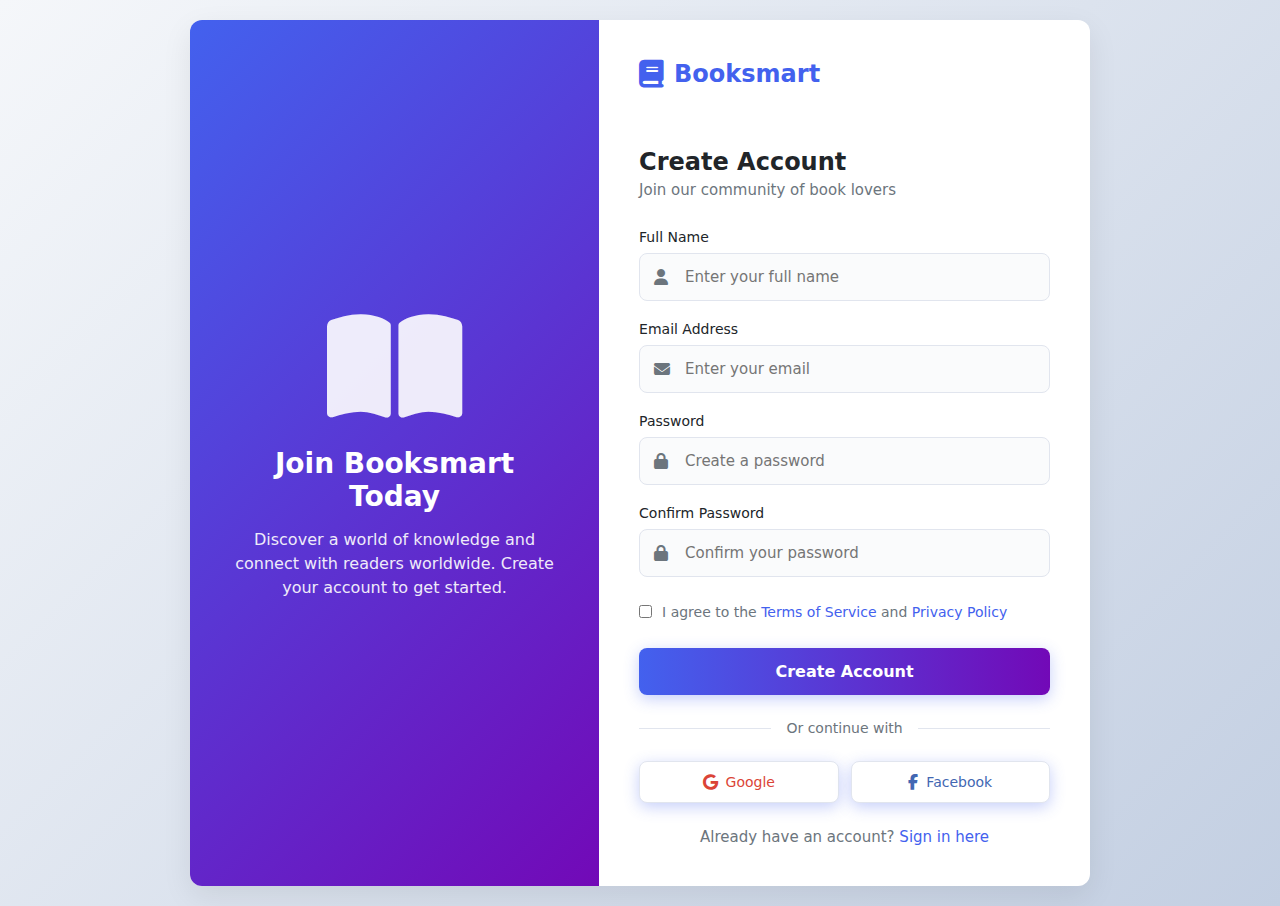
<file: New folder/login.html>
<!DOCTYPE html>
<html lang="en">
<head>
  <meta charset="UTF-8">
  <meta name="viewport" content="width=device-width, initial-scale=1.0">
  <title>Booksmart - Create Account</title>
  <link rel="stylesheet" href="https://cdnjs.cloudflare.com/ajax/libs/font-awesome/6.4.0/css/all.min.css">
  <style>
    :root {
      --primary: #4361ee;
      --primary-dark: #3a56d4;
      --secondary: #7209b7;
      --light: #f8f9fa;
      --dark: #212529;
      --gray: #6c757d;
      --success: #4cc9f0;
      --border-radius: 12px;
      --box-shadow: 0 10px 30px rgba(0, 0, 0, 0.08);
      --transition: all 0.3s ease;
    }

    * {
      margin: 0;
      padding: 0;
      box-sizing: border-box;
      font-family: 'Segoe UI', system-ui, -apple-system, sans-serif;
    }

    body {
      background: linear-gradient(135deg, #f5f7fa 0%, #c3cfe2 100%);
      display: flex;
      align-items: center;
      justify-content: center;
      min-height: 100vh;
      padding: 20px;
    }

    .container {
      display: grid;
      grid-template-columns: 1fr 1.2fr;
      max-width: 900px;
      width: 100%;
      background: white;
      border-radius: var(--border-radius);
      box-shadow: var(--box-shadow);
      overflow: hidden;
      animation: fadeIn 0.8s ease;
    }

    @keyframes fadeIn {
      from { opacity: 0; transform: translateY(20px); }
      to { opacity: 1; transform: translateY(0); }
    }

    .illustration {
      background: linear-gradient(135deg, var(--primary) 0%, var(--secondary) 100%);
      display: flex;
      flex-direction: column;
      align-items: center;
      justify-content: center;
      padding: 40px;
      color: white;
      text-align: center;
    }

    .illustration i {
      font-size: 120px;
      margin-bottom: 20px;
      opacity: 0.9;
    }

    .illustration h1 {
      font-size: 28px;
      margin-bottom: 15px;
      font-weight: 600;
    }

    .illustration p {
      font-size: 16px;
      opacity: 0.9;
      line-height: 1.5;
    }

    .form-container {
      padding: 40px;
    }

    .logo {
      display: flex;
      align-items: center;
      margin-bottom: 30px;
      color: var(--primary);
      font-weight: 700;
      font-size: 24px;
    }

    .logo i {
      margin-right: 10px;
      font-size: 28px;
    }

    h2 {
      color: var(--dark);
      margin-bottom: 5px;
      font-weight: 600;
    }

    .subtitle {
      color: var(--gray);
      margin-bottom: 30px;
      font-size: 15px;
    }

    .form-group {
      margin-bottom: 20px;
      position: relative;
    }

    .form-group label {
      display: block;
      margin-bottom: 8px;
      font-weight: 500;
      color: var(--dark);
      font-size: 14px;
    }

    .input-with-icon {
      position: relative;
    }

    .input-with-icon i {
      position: absolute;
      left: 15px;
      top: 50%;
      transform: translateY(-50%);
      color: var(--gray);
      font-size: 16px;
    }

    input {
      width: 100%;
      padding: 14px 14px 14px 45px;
      border: 1.5px solid #e1e5ee;
      border-radius: 8px;
      font-size: 15px;
      transition: var(--transition);
      background-color: #fafbfc;
    }

    input:focus {
      outline: none;
      border-color: var(--primary);
      box-shadow: 0 0 0 3px rgba(67, 97, 238, 0.15);
      background-color: white;
    }

    .password-toggle {
      position: absolute;
      right: 15px;
      top: 50%;
      transform: translateY(-50%);
      background: none;
      border: none;
      color: var(--gray);
      cursor: pointer;
      font-size: 16px;
    }

    .terms {
      display: flex;
      align-items: flex-start;
      margin: 25px 0;
      font-size: 14px;
    }

    .terms input {
      width: auto;
      margin-right: 10px;
      margin-top: 3px;
    }

    .terms label {
      color: var(--gray);
      line-height: 1.5;
    }

    .terms a {
      color: var(--primary);
      text-decoration: none;
    }

    button {
      width: 100%;
      padding: 14px;
      background: linear-gradient(to right, var(--primary), var(--secondary));
      color: white;
      border: none;
      border-radius: 8px;
      font-size: 16px;
      font-weight: 600;
      cursor: pointer;
      transition: var(--transition);
      box-shadow: 0 4px 15px rgba(67, 97, 238, 0.3);
    }

    button:hover {
      transform: translateY(-2px);
      box-shadow: 0 6px 20px rgba(67, 97, 238, 0.4);
    }

    .divider {
      display: flex;
      align-items: center;
      margin: 25px 0;
      color: var(--gray);
      font-size: 14px;
    }

    .divider::before,
    .divider::after {
      content: "";
      flex: 1;
      height: 1px;
      background: #e1e5ee;
    }

    .divider span {
      padding: 0 15px;
    }

    .social-login {
      display: grid;
      grid-template-columns: 1fr 1fr;
      gap: 12px;
      margin-bottom: 25px;
    }

    .social-btn {
      display: flex;
      align-items: center;
      justify-content: center;
      padding: 12px;
      border: 1.5px solid #e1e5ee;
      border-radius: 8px;
      background: white;
      font-size: 14px;
      font-weight: 500;
      cursor: pointer;
      transition: var(--transition);
    }

    .social-btn i {
      margin-right: 8px;
      font-size: 16px;
    }

    .social-btn.google {
      color: #db4437;
    }

    .social-btn.facebook {
      color: #4267B2;
    }

    .social-btn:hover {
      background: #f8f9fa;
      transform: translateY(-1px);
    }

    .link {
      text-align: center;
      margin-top: 25px;
      font-size: 15px;
      color: var(--gray);
    }

    a {
      color: var(--primary);
      text-decoration: none;
      font-weight: 500;
    }

    a:hover {
      text-decoration: underline;
    }

    @media (max-width: 768px) {
      .container {
        grid-template-columns: 1fr;
      }
      
      .illustration {
        display: none;
      }
      
      .form-container {
        padding: 30px 25px;
      }
    }
  </style>
</head>
<body>
  <div class="container">
    <div class="illustration">
      <i class="fas fa-book-open"></i>
      <h1>Join Booksmart Today</h1>
      <p>Discover a world of knowledge and connect with readers worldwide. Create your account to get started.</p>
    </div>
    
    <div class="form-container">
      <div class="logo">
    <a href="file:///C:/Users/User/Downloads/home%20(1).html" class="logo">
      <i class="fas fa-book"></i>
      Booksmart
    </a>
      </div>
      
      <h2>Create Account</h2>
      <p class="subtitle">Join our community of book lovers</p>
      
      <form action="register.php" method="POST">
        <div class="form-group">
          <label for="name">Full Name</label>
          <div class="input-with-icon">
            <i class="fas fa-user"></i>
            <input type="text" id="name" name="name" placeholder="Enter your full name" required>
          </div>
        </div>
        
        <div class="form-group">
          <label for="email">Email Address</label>
          <div class="input-with-icon">
            <i class="fas fa-envelope"></i>
            <input type="email" id="email" name="email" placeholder="Enter your email" required>
          </div>
        </div>
        
        <div class="form-group">
          <label for="password">Password</label>
          <div class="input-with-icon">
            <i class="fas fa-lock"></i>
            <input type="password" id="password" name="password" placeholder="Create a password" required>
                     </div>
        </div>
        
        <div class="form-group">
          <label for="confirm_password">Confirm Password</label>
          <div class="input-with-icon">
            <i class="fas fa-lock"></i>
            <input type="password" id="confirm_password" name="confirm_password" placeholder="Confirm your password" required>
          </div>
        </div>
        
        <div class="terms">
          <input type="checkbox" id="terms" name="terms" required>
          <label for="terms">I agree to the <a href="#">Terms of Service</a> and <a href="#">Privacy Policy</a></label>
        </div>
        
        <button type="submit">Create Account</button>
      </form>
      
      <div class="divider">
        <span>Or continue with</span>
      </div>
      
      <div class="social-login">
        <button type="button" class="social-btn google">
          <i class="fab fa-google"></i> Google
        </button>
        <button type="button" class="social-btn facebook">
          <i class="fab fa-facebook-f"></i> Facebook
        </button>
      </div>
      
      <div class="link">
        Already have an account? <a href="login.html">Sign in here</a>
      </div>
    </div>
  </div>

  <script>
    // Toggle password visibility
    const togglePassword = document.getElementById('togglePassword');
    const password = document.getElementById('password');
    
    togglePassword.addEventListener('click', function() {
      const type = password.getAttribute('type') === 'password' ? 'text' : 'password';
      password.setAttribute('type', type);
      this.innerHTML = type === 'password' ? '<i class="fas fa-eye"></i>' : '<i class="fas fa-eye-slash"></i>';
    });
    
    // Form validation
    const form = document.querySelector('form');
    const confirmPassword = document.getElementById('confirm_password');
    
    form.addEventListener('submit', function(e) {
      if (password.value !== confirmPassword.value) {
        e.preventDefault();
        alert('Passwords do not match!');
        confirmPassword.focus();
      }
    });
  </script>
</body>
</html>
</file>
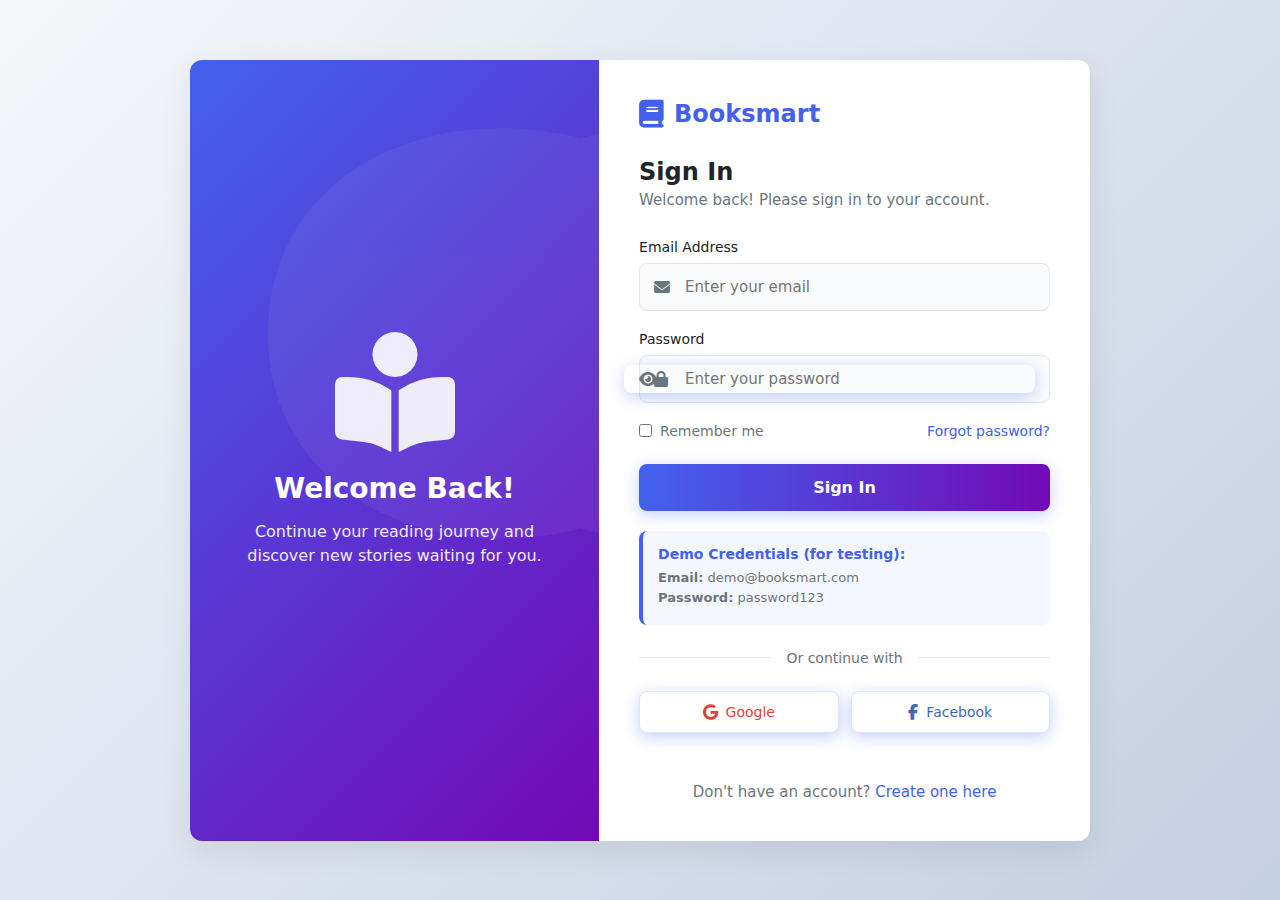
<file: New folder/Booksmart/login.html>
<!DOCTYPE html>
<html lang="en">
<head>
  <meta charset="UTF-8">
  <meta name="viewport" content="width=device-width, initial-scale=1.0">
  <title>Booksmart - Login</title>
  <link rel="stylesheet" href="https://cdnjs.cloudflare.com/ajax/libs/font-awesome/6.4.0/css/all.min.css">
  <style>
    :root {
      --primary: #4361ee;
      --primary-dark: #3a56d4;
      --secondary: #7209b7;
      --light: #f8f9fa;
      --dark: #212529;
      --gray: #6c757d;
      --success: #4cc9f0;
      --border-radius: 12px;
      --box-shadow: 0 10px 30px rgba(0, 0, 0, 0.08);
      --transition: all 0.3s ease;
    }

    * {
      margin: 0;
      padding: 0;
      box-sizing: border-box;
      font-family: 'Segoe UI', system-ui, -apple-system, sans-serif;
    }

    body {
      background: linear-gradient(135deg, #f5f7fa 0%, #c3cfe2 100%);
      display: flex;
      align-items: center;
      justify-content: center;
      min-height: 100vh;
      padding: 20px;
    }

    .container {
      display: grid;
      grid-template-columns: 1fr 1.2fr;
      max-width: 900px;
      width: 100%;
      background: white;
      border-radius: var(--border-radius);
      box-shadow: var(--box-shadow);
      overflow: hidden;
      animation: fadeIn 0.8s ease;
    }

    @keyframes fadeIn {
      from { opacity: 0; transform: translateY(20px); }
      to { opacity: 1; transform: translateY(0); }
    }

    .illustration {
      background: linear-gradient(135deg, var(--primary) 0%, var(--secondary) 100%);
      display: flex;
      flex-direction: column;
      align-items: center;
      justify-content: center;
      padding: 40px;
      color: white;
      text-align: center;
      position: relative;
      overflow: hidden;
    }

    .illustration::before {
      content: '';
      position: absolute;
      top: 0;
      left: 0;
      width: 100%;
      height: 100%;
      background: url('data:image/svg+xml,<svg xmlns="http://www.w3.org/2000/svg" viewBox="0 0 1000 1000" opacity="0.05"><path fill="white" d="M500,100 C700,50 900,150 900,350 C900,550 700,650 500,600 C300,650 100,550 100,350 C100,150 300,50 500,100 Z"/></svg>');
      background-size: cover;
    }

    .illustration-content {
      position: relative;
      z-index: 1;
    }

    .illustration i {
      font-size: 120px;
      margin-bottom: 20px;
      opacity: 0.9;
      animation: float 6s ease-in-out infinite;
    }

    @keyframes float {
      0% { transform: translateY(0px); }
      50% { transform: translateY(-15px); }
      100% { transform: translateY(0px); }
    }

    .illustration h1 {
      font-size: 28px;
      margin-bottom: 15px;
      font-weight: 600;
    }

    .illustration p {
      font-size: 16px;
      opacity: 0.9;
      line-height: 1.5;
      max-width: 300px;
    }

    .form-container {
      padding: 40px;
      display: flex;
      flex-direction: column;
      justify-content: center;
    }

    .logo {
      display: flex;
      align-items: center;
      margin-bottom: 30px;
      color: var(--primary);
      font-weight: 700;
      font-size: 24px;
    }

    .logo i {
      margin-right: 10px;
      font-size: 28px;
    }

    h2 {
      color: var(--dark);
      margin-bottom: 5px;
      font-weight: 600;
    }

    .subtitle {
      color: var(--gray);
      margin-bottom: 30px;
      font-size: 15px;
    }

    .form-group {
      margin-bottom: 20px;
      position: relative;
    }

    .form-group label {
      display: block;
      margin-bottom: 8px;
      font-weight: 500;
      color: var(--dark);
      font-size: 14px;
    }

    .input-with-icon {
      position: relative;
    }

    .input-with-icon i {
      position: absolute;
      left: 15px;
      top: 50%;
      transform: translateY(-50%);
      color: var(--gray);
      font-size: 16px;
      transition: var(--transition);
    }

    input {
      width: 100%;
      padding: 14px 14px 14px 45px;
      border: 1.5px solid #e1e5ee;
      border-radius: 8px;
      font-size: 15px;
      transition: var(--transition);
      background-color: #fafbfc;
    }

    input:focus {
      outline: none;
      border-color: var(--primary);
      box-shadow: 0 0 0 3px rgba(67, 97, 238, 0.15);
      background-color: white;
    }

    input:focus + i {
      color: var(--primary);
    }

    .password-toggle {
      position: absolute;
      right: 15px;
      top: 50%;
      transform: translateY(-50%);
      background: none;
      border: none;
      color: var(--gray);
      cursor: pointer;
      font-size: 16px;
      transition: var(--transition);
    }

    .password-toggle:hover {
      color: var(--primary);
    }

    .remember-forgot {
      display: flex;
      justify-content: space-between;
      align-items: center;
      margin: 20px 0 25px;
      font-size: 14px;
    }

    .remember {
      display: flex;
      align-items: center;
    }

    .remember input {
      width: auto;
      margin-right: 8px;
    }

    .remember label {
      color: var(--gray);
      cursor: pointer;
    }

    .forgot-password {
      color: var(--primary);
      text-decoration: none;
      font-weight: 500;
      transition: var(--transition);
    }

    .forgot-password:hover {
      text-decoration: underline;
    }

    button {
      width: 100%;
      padding: 14px;
      background: linear-gradient(to right, var(--primary), var(--secondary));
      color: white;
      border: none;
      border-radius: 8px;
      font-size: 16px;
      font-weight: 600;
      cursor: pointer;
      transition: var(--transition);
      box-shadow: 0 4px 15px rgba(67, 97, 238, 0.3);
      position: relative;
      overflow: hidden;
    }

    button::before {
      content: '';
      position: absolute;
      top: 0;
      left: -100%;
      width: 100%;
      height: 100%;
      background: linear-gradient(90deg, transparent, rgba(255,255,255,0.2), transparent);
      transition: 0.5s;
    }

    button:hover {
      transform: translateY(-2px);
      box-shadow: 0 6px 20px rgba(67, 97, 238, 0.4);
    }

    button:hover::before {
      left: 100%;
    }

    .divider {
      display: flex;
      align-items: center;
      margin: 25px 0;
      color: var(--gray);
      font-size: 14px;
    }

    .divider::before,
    .divider::after {
      content: "";
      flex: 1;
      height: 1px;
      background: #e1e5ee;
    }

    .divider span {
      padding: 0 15px;
    }

    .social-login {
      display: grid;
      grid-template-columns: 1fr 1fr;
      gap: 12px;
      margin-bottom: 25px;
    }

    .social-btn {
      display: flex;
      align-items: center;
      justify-content: center;
      padding: 12px;
      border: 1.5px solid #e1e5ee;
      border-radius: 8px;
      background: white;
      font-size: 14px;
      font-weight: 500;
      cursor: pointer;
      transition: var(--transition);
    }

    .social-btn i {
      margin-right: 8px;
      font-size: 16px;
    }

    .social-btn.google {
      color: #db4437;
    }

    .social-btn.facebook {
      color: #4267B2;
    }

    .social-btn:hover {
      background: #f8f9fa;
      transform: translateY(-1px);
      box-shadow: 0 4px 10px rgba(0, 0, 0, 0.05);
    }

    .link {
      text-align: center;
      margin-top: 25px;
      font-size: 15px;
      color: var(--gray);
    }

    a {
      color: var(--primary);
      text-decoration: none;
      font-weight: 500;
    }

    a:hover {
      text-decoration: underline;
    }

    /* Demo user credentials */
    .demo-credentials {
      background: rgba(67, 97, 238, 0.05);
      border-radius: 8px;
      padding: 15px;
      margin-top: 20px;
      border-left: 4px solid var(--primary);
    }

    .demo-credentials h4 {
      color: var(--primary);
      margin-bottom: 8px;
      font-size: 14px;
    }

    .demo-credentials p {
      font-size: 13px;
      color: var(--gray);
      margin-bottom: 5px;
    }

    @media (max-width: 768px) {
      .container {
        grid-template-columns: 1fr;
      }
      
      .illustration {
        display: none;
      }
      
      .form-container {
        padding: 30px 25px;
      }
      
      .remember-forgot {
        flex-direction: column;
        align-items: flex-start;
        gap: 10px;
      }
      
      .social-login {
        grid-template-columns: 1fr;
      }
    }
  </style>
</head>
<body>
  <div class="container">
    <div class="illustration">
      <div class="illustration-content">
        <i class="fas fa-book-reader"></i>
        <h1>Welcome Back!</h1>
        <p>Continue your reading journey and discover new stories waiting for you.</p>
      </div>
    </div>
    
    <div class="form-container">
      <a href="home.html" class="logo">
        <i class="fas fa-book"></i>
        Booksmart
      </a>
      
      <h2>Sign In</h2>
      <p class="subtitle">Welcome back! Please sign in to your account.</p>
      
  <form action="login.php" method="POST">
        <div class="form-group">
          <label for="email">Email Address</label>
          <div class="input-with-icon">
            <i class="fas fa-envelope"></i>
            <input type="email" id="email" name="email" placeholder="Enter your email" required>
          </div>
        </div>
        
        <div class="form-group">
          <label for="password">Password</label>
          <div class="input-with-icon">
            <i class="fas fa-lock"></i>
            <input type="password" id="password" name="password" placeholder="Enter your password" required>
            <button type="button" class="password-toggle" id="togglePassword">
              <i class="fas fa-eye"></i>
            </button>
          </div>
        </div>
        
        <div class="remember-forgot">
          <div class="remember">
            <input type="checkbox" id="remember" name="remember">
            <label for="remember">Remember me</label>
          </div>
          <a href="forgot-password.html" class="forgot-password">Forgot password?</a>
        </div>
        
        <button type="submit">Sign In</button>
      </form>
      
      <!-- Demo credentials for testing -->
      <div class="demo-credentials">
        <h4>Demo Credentials (for testing):</h4>
        <p><strong>Email:</strong> demo@booksmart.com</p>
        <p><strong>Password:</strong> password123</p>
      </div>
      
      <div class="divider">
        <span>Or continue with</span>
      </div>
      
      <div class="social-login">
        <button type="button" class="social-btn google">
          <i class="fab fa-google"></i> Google
        </button>
        <button type="button" class="social-btn facebook">
          <i class="fab fa-facebook-f"></i> Facebook
        </button>
      </div>
      
      <div class="link">
        Don't have an account? <a href="register.html">Create one here</a>
      </div>
    </div>
  </div>

  <script>
    // Toggle password visibility
    const togglePassword = document.getElementById('togglePassword');
    const password = document.getElementById('password');
    
    togglePassword.addEventListener('click', function() {
      const type = password.getAttribute('type') === 'password' ? 'text' : 'password';
      password.setAttribute('type', type);
      this.innerHTML = type === 'password' ? '<i class="fas fa-eye"></i>' : '<i class="fas fa-eye-slash"></i>';
    });

    // Show a registration success banner if redirected after registration
    document.addEventListener('DOMContentLoaded', function() {
      const params = new URLSearchParams(window.location.search);
      if (params.get('registered') === '1') {
        const banner = document.createElement('div');
        banner.style.background = 'linear-gradient(90deg, #21c6a8, #4cc9f0)';
        banner.style.color = 'white';
        banner.style.padding = '12px 20px';
        banner.style.borderRadius = '8px';
        banner.style.marginBottom = '16px';
        banner.style.textAlign = 'center';
        banner.textContent = 'Account created — please sign in.';
        document.querySelector('.form-container').insertBefore(banner, document.querySelector('.form-container').firstChild);
      }
    });
  </script>
</body>
</html>
</file>
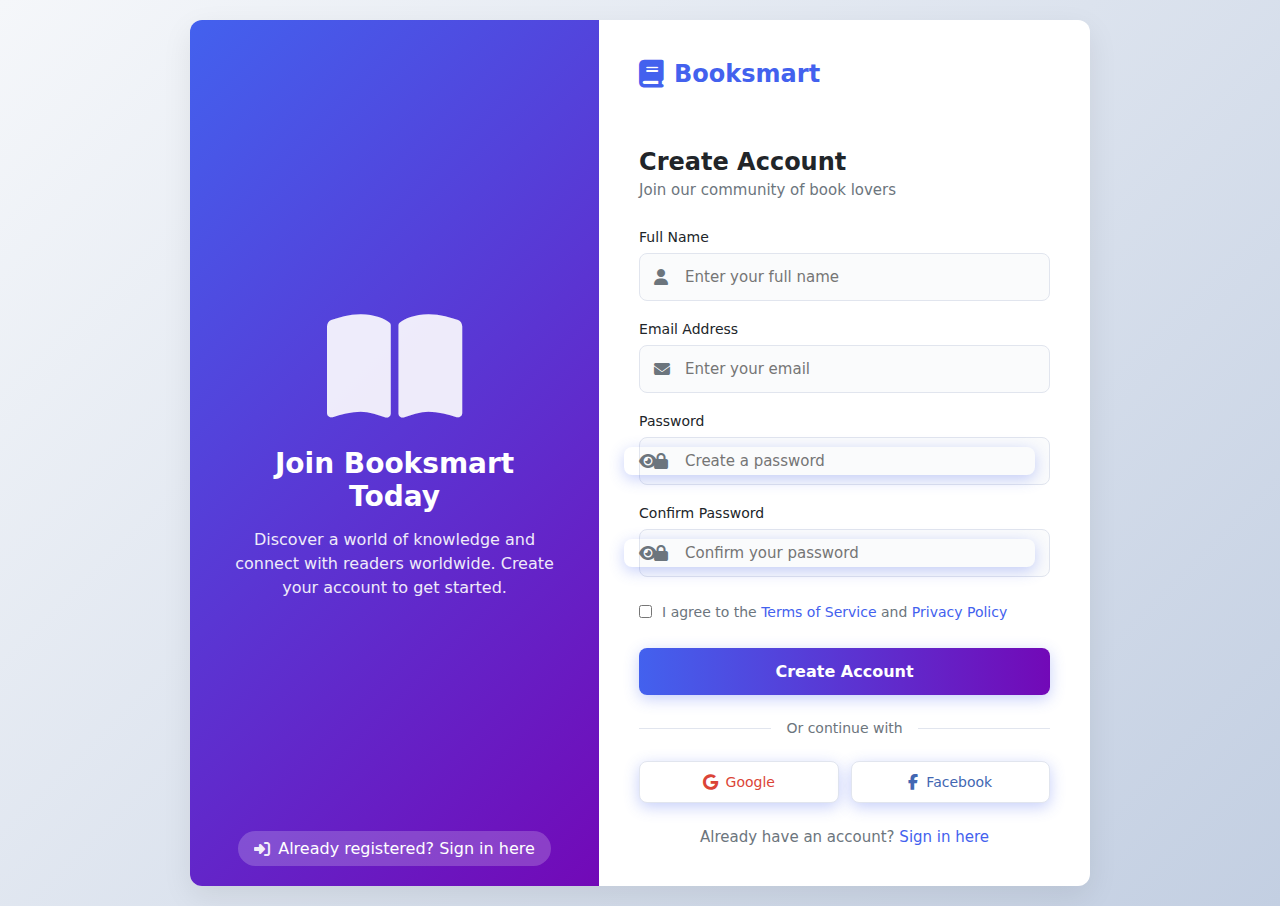
<file: New folder/Booksmart/Register.html>
<!DOCTYPE html>
<html lang="en">
<head>
  <meta charset="UTF-8">
  <meta name="viewport" content="width=device-width, initial-scale=1.0">
  <title>Booksmart - Create Account</title>
  <link rel="stylesheet" href="https://cdnjs.cloudflare.com/ajax/libs/font-awesome/6.4.0/css/all.min.css">
  <style>
    :root {
      --primary: #4361ee;
      --primary-dark: #3a56d4;
      --secondary: #7209b7;
      --light: #f8f9fa;
      --dark: #212529;
      --gray: #6c757d;
      --success: #4cc9f0;
      --border-radius: 12px;
      --box-shadow: 0 10px 30px rgba(0, 0, 0, 0.08);
      --transition: all 0.3s ease;
    }

    * {
      margin: 0;
      padding: 0;
      box-sizing: border-box;
      font-family: 'Segoe UI', system-ui, -apple-system, sans-serif;
    }

    body {
      background: linear-gradient(135deg, #f5f7fa 0%, #c3cfe2 100%);
      display: flex;
      align-items: center;
      justify-content: center;
      min-height: 100vh;
      padding: 20px;
    }

    .container {
      display: grid;
      grid-template-columns: 1fr 1.2fr;
      max-width: 900px;
      width: 100%;
      background: white;
      border-radius: var(--border-radius);
      box-shadow: var(--box-shadow);
      overflow: hidden;
      animation: fadeIn 0.8s ease;
    }

    @keyframes fadeIn {
      from { opacity: 0; transform: translateY(20px); }
      to { opacity: 1; transform: translateY(0); }
    }

    .illustration {
      background: linear-gradient(135deg, var(--primary) 0%, var(--secondary) 100%);
      display: flex;
      flex-direction: column;
      align-items: center;
      justify-content: center;
      padding: 40px;
      color: white;
      text-align: center;
      position: relative;
    }

    .illustration i {
      font-size: 120px;
      margin-bottom: 20px;
      opacity: 0.9;
    }

    .illustration h1 {
      font-size: 28px;
      margin-bottom: 15px;
      font-weight: 600;
    }

    .illustration p {
      font-size: 16px;
      opacity: 0.9;
      line-height: 1.5;
    }

    .already-registered {
      position: absolute;
      bottom: 20px;
      left: 0;
      right: 0;
      text-align: center;
    }

    .already-registered a {
      color: white;
      text-decoration: none;
      font-weight: 500;
      display: inline-flex;
      align-items: center;
      padding: 8px 16px;
      background: rgba(255, 255, 255, 0.2);
      border-radius: 20px;
      transition: var(--transition);
    }

    .already-registered a:hover {
      background: rgba(255, 255, 255, 0.3);
      transform: translateY(-2px);
    }

    .already-registered i {
      font-size: 16px;
      margin-right: 8px;
      margin-bottom: 0;
    }

    .form-container {
      padding: 40px;
    }

    .logo {
      display: flex;
      align-items: center;
      margin-bottom: 30px;
      color: var(--primary);
      font-weight: 700;
      font-size: 24px;
    }

    .logo i {
      margin-right: 10px;
      font-size: 28px;
    }

    h2 {
      color: var(--dark);
      margin-bottom: 5px;
      font-weight: 600;
    }

    .subtitle {
      color: var(--gray);
      margin-bottom: 30px;
      font-size: 15px;
    }

    .form-group {
      margin-bottom: 20px;
      position: relative;
    }

    .form-group label {
      display: block;
      margin-bottom: 8px;
      font-weight: 500;
      color: var(--dark);
      font-size: 14px;
    }

    .input-with-icon {
      position: relative;
    }

    .input-with-icon i {
      position: absolute;
      left: 15px;
      top: 50%;
      transform: translateY(-50%);
      color: var(--gray);
      font-size: 16px;
    }

    input {
      width: 100%;
      padding: 14px 14px 14px 45px;
      border: 1.5px solid #e1e5ee;
      border-radius: 8px;
      font-size: 15px;
      transition: var(--transition);
      background-color: #fafbfc;
    }

    input:focus {
      outline: none;
      border-color: var(--primary);
      box-shadow: 0 0 0 3px rgba(67, 97, 238, 0.15);
      background-color: white;
    }

    .password-toggle {
      position: absolute;
      right: 15px;
      top: 50%;
      transform: translateY(-50%);
      background: none;
      border: none;
      color: var(--gray);
      cursor: pointer;
      font-size: 16px;
    }

    .terms {
      display: flex;
      align-items: flex-start;
      margin: 25px 0;
      font-size: 14px;
    }

    .terms input {
      width: auto;
      margin-right: 10px;
      margin-top: 3px;
    }

    .terms label {
      color: var(--gray);
      line-height: 1.5;
    }

    .terms a {
      color: var(--primary);
      text-decoration: none;
    }

    button {
      width: 100%;
      padding: 14px;
      background: linear-gradient(to right, var(--primary), var(--secondary));
      color: white;
      border: none;
      border-radius: 8px;
      font-size: 16px;
      font-weight: 600;
      cursor: pointer;
      transition: var(--transition);
      box-shadow: 0 4px 15px rgba(67, 97, 238, 0.3);
    }

    button:hover {
      transform: translateY(-2px);
      box-shadow: 0 6px 20px rgba(67, 97, 238, 0.4);
    }

    .divider {
      display: flex;
      align-items: center;
      margin: 25px 0;
      color: var(--gray);
      font-size: 14px;
    }

    .divider::before,
    .divider::after {
      content: "";
      flex: 1;
      height: 1px;
      background: #e1e5ee;
    }

    .divider span {
      padding: 0 15px;
    }

    .social-login {
      display: grid;
      grid-template-columns: 1fr 1fr;
      gap: 12px;
      margin-bottom: 25px;
    }

    .social-btn {
      display: flex;
      align-items: center;
      justify-content: center;
      padding: 12px;
      border: 1.5px solid #e1e5ee;
      border-radius: 8px;
      background: white;
      font-size: 14px;
      font-weight: 500;
      cursor: pointer;
      transition: var(--transition);
    }

    .social-btn i {
      margin-right: 8px;
      font-size: 16px;
    }

    .social-btn.google {
      color: #db4437;
    }

    .social-btn.facebook {
      color: #4267B2;
    }

    .social-btn:hover {
      background: #f8f9fa;
      transform: translateY(-1px);
    }

    .link {
      text-align: center;
      margin-top: 25px;
      font-size: 15px;
      color: var(--gray);
    }

    a {
      color: var(--primary);
      text-decoration: none;
      font-weight: 500;
    }

    a:hover {
      text-decoration: underline;
    }

    @media (max-width: 768px) {
      .container {
        grid-template-columns: 1fr;
      }
      
      .illustration {
        display: none;
      }
      
      .form-container {
        padding: 30px 25px;
      }
    }
  </style>
</head>
<body>
  <div class="container">
    <div class="illustration">
      <i class="fas fa-book-open"></i>
      <h1>Join Booksmart Today</h1>
      <p>Discover a world of knowledge and connect with readers worldwide. Create your account to get started.</p>
      
      <div class="already-registered">
        <a href="login.html">
          <i class="fas fa-sign-in-alt"></i>
          Already registered? Sign in here
        </a>
      </div>
    </div>
    
    <div class="form-container">
      <div class="logo">
        <a href="home.html" class="logo">
          <i class="fas fa-book"></i>
          Booksmart
        </a>
      </div>
      
      <h2>Create Account</h2>
      <p class="subtitle">Join our community of book lovers</p>
      
      <form action="register.php" method="POST">
        <div class="form-group">
          <label for="name">Full Name</label>
          <div class="input-with-icon">
            <i class="fas fa-user"></i>
            <input type="text" id="name" name="name" placeholder="Enter your full name" required>
          </div>
        </div>
        
        <div class="form-group">
          <label for="email">Email Address</label>
          <div class="input-with-icon">
            <i class="fas fa-envelope"></i>
            <input type="email" id="email" name="email" placeholder="Enter your email" required>
          </div>
        </div>
        
        <div class="form-group">
          <label for="password">Password</label>
          <div class="input-with-icon">
            <i class="fas fa-lock"></i>
            <input type="password" id="password" name="password" placeholder="Create a password" required>
            <button type="button" class="password-toggle" id="togglePassword">
              <i class="fas fa-eye"></i>
            </button>
          </div>
        </div>
        
        <div class="form-group">
          <label for="confirm_password">Confirm Password</label>
          <div class="input-with-icon">
            <i class="fas fa-lock"></i>
            <input type="password" id="confirm_password" name="confirm_password" placeholder="Confirm your password" required>
            <button type="button" class="password-toggle" id="toggleConfirmPassword">
              <i class="fas fa-eye"></i>
            </button>
          </div>
        </div>
        
        <div class="terms">
          <input type="checkbox" id="terms" name="terms" required>
          <label for="terms">I agree to the <a href="#">Terms of Service</a> and <a href="#">Privacy Policy</a></label>
        </div>
        
        <button type="submit">Create Account</button>
      </form>
      
      <div class="divider">
        <span>Or continue with</span>
      </div>
      
      <div class="social-login">
        <button type="button" class="social-btn google">
          <i class="fab fa-google"></i> Google
        </button>
        <button type="button" class="social-btn facebook">
          <i class="fab fa-facebook-f"></i> Facebook
        </button>
      </div>
      
      <div class="link">
        Already have an account? <a href="login.html">Sign in here</a>
      </div>
    </div>
  </div>

  <script>
    // Toggle password visibility
    const togglePassword = document.getElementById('togglePassword');
    const password = document.getElementById('password');
    const toggleConfirmPassword = document.getElementById('toggleConfirmPassword');
    const confirmPassword = document.getElementById('confirm_password');
    
    togglePassword.addEventListener('click', function() {
      const type = password.getAttribute('type') === 'password' ? 'text' : 'password';
      password.setAttribute('type', type);
      this.innerHTML = type === 'password' ? '<i class="fas fa-eye"></i>' : '<i class="fas fa-eye-slash"></i>';
    });
    
    toggleConfirmPassword.addEventListener('click', function() {
      const type = confirmPassword.getAttribute('type') === 'password' ? 'text' : 'password';
      confirmPassword.setAttribute('type', type);
      this.innerHTML = type === 'password' ? '<i class="fas fa-eye"></i>' : '<i class="fas fa-eye-slash"></i>';
    });
    
    // Form validation
    const form = document.querySelector('form');
    
    form.addEventListener('submit', function(e) {
      if (password.value !== confirmPassword.value) {
        e.preventDefault();
        alert('Passwords do not match!');
        confirmPassword.focus();
      }
    });
  </script>
</body>
</html>
</file>
